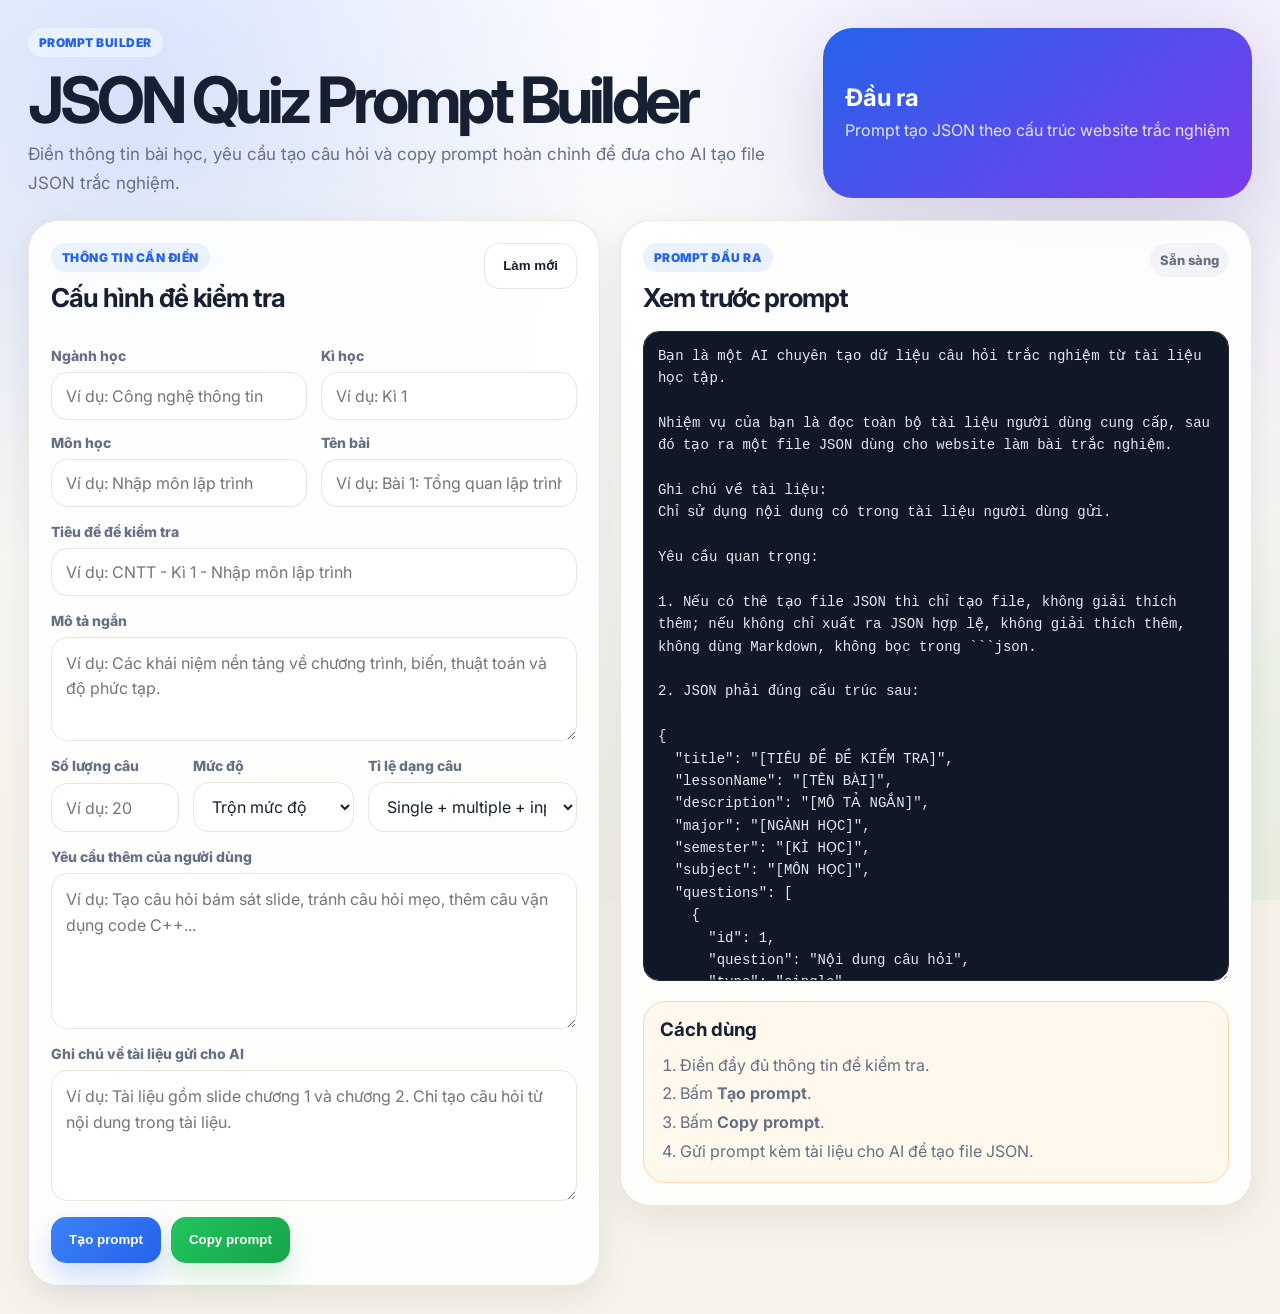
<file: prompt.html>
<!DOCTYPE html>
<html lang="vi">
<head>
  <meta charset="UTF-8" />
  <meta name="viewport" content="width=device-width, initial-scale=1.0" />
  <title>JSON Quiz Prompt Builder</title>

  <style>
    @import url("https://fonts.googleapis.com/css2?family=Inter:wght@400;500;600;700;800;900&display=swap");

    :root {
      --bg: #f7f3ea;
      --text: #172033;
      --muted: #667085;
      --border: #e7e5df;
      --surface: rgba(255, 255, 255, 0.88);
      --surface-solid: #ffffff;
      --primary: #2563eb;
      --primary-soft: #eaf2ff;
      --green: #16a34a;
      --green-soft: #ecfdf3;
      --danger: #ef4444;
      --shadow: 0 24px 70px rgba(23, 32, 51, 0.12);
      --shadow-soft: 0 12px 34px rgba(23, 32, 51, 0.08);
      --radius-xl: 30px;
      --radius-lg: 22px;
      --radius-md: 16px;
    }

    * {
      box-sizing: border-box;
    }

    body {
      margin: 0;
      min-height: 100vh;
      font-family: "Inter", system-ui, -apple-system, BlinkMacSystemFont, "Segoe UI", sans-serif;
      color: var(--text);
      background: var(--bg);
    }

    .page-bg {
      position: fixed;
      inset: 0;
      z-index: -1;
      background:
        radial-gradient(circle at 10% 10%, rgba(37, 99, 235, 0.16), transparent 30rem),
        radial-gradient(circle at 85% 12%, rgba(124, 58, 237, 0.12), transparent 28rem),
        radial-gradient(circle at 80% 92%, rgba(22, 163, 74, 0.12), transparent 30rem),
        linear-gradient(180deg, #f9fbff 0%, #f7f3ea 100%);
    }

    .app {
      width: min(1380px, 100%);
      margin: 0 auto;
      padding: 28px;
    }

    .hero {
      display: flex;
      justify-content: space-between;
      align-items: stretch;
      gap: 18px;
      margin-bottom: 22px;
    }

    .hero h1 {
      margin: 12px 0 8px;
      font-size: clamp(34px, 5vw, 64px);
      line-height: 0.98;
      letter-spacing: -0.07em;
    }

    .hero p {
      max-width: 760px;
      color: var(--muted);
      line-height: 1.7;
      margin: 0;
      font-size: 17px;
    }

    .hero-card {
      min-width: 260px;
      border-radius: var(--radius-xl);
      padding: 22px;
      background: linear-gradient(145deg, #2563eb, #7c3aed);
      color: white;
      box-shadow: var(--shadow);
      display: grid;
      align-content: center;
    }

    .hero-card strong {
      font-size: 24px;
    }

    .hero-card span {
      opacity: 0.84;
      margin-top: 6px;
      line-height: 1.5;
    }

    .badge {
      display: inline-flex;
      align-items: center;
      width: fit-content;
      padding: 7px 11px;
      border-radius: 999px;
      color: var(--primary);
      background: var(--primary-soft);
      font-size: 12px;
      font-weight: 900;
      letter-spacing: 0.04em;
      text-transform: uppercase;
    }

    .layout {
      display: grid;
      grid-template-columns: minmax(0, 0.95fr) minmax(420px, 1.05fr);
      gap: 20px;
      align-items: start;
    }

    .panel {
      background: var(--surface);
      border: 1px solid rgba(231, 229, 223, 0.92);
      border-radius: var(--radius-xl);
      box-shadow: var(--shadow-soft);
      backdrop-filter: blur(18px);
      padding: 22px;
    }

    .panel-header {
      display: flex;
      justify-content: space-between;
      align-items: flex-start;
      gap: 14px;
      margin-bottom: 18px;
    }

    .panel h2 {
      margin: 10px 0 0;
      letter-spacing: -0.04em;
      font-size: 26px;
    }

    .form-panel {
      display: grid;
      gap: 16px;
    }

    .grid-2 {
      display: grid;
      grid-template-columns: repeat(2, 1fr);
      gap: 14px;
    }

    .grid-3 {
      display: grid;
      grid-template-columns: 0.8fr 1fr 1.3fr;
      gap: 14px;
    }

    label {
      display: grid;
      gap: 8px;
    }

    label span {
      color: var(--muted);
      font-weight: 800;
      font-size: 14px;
    }

    input,
    select,
    textarea {
      width: 100%;
      border: 1px solid var(--border);
      border-radius: var(--radius-md);
      background: var(--surface-solid);
      color: var(--text);
      padding: 13px 14px;
      outline: none;
      font: inherit;
      transition: 0.18s ease;
    }

    input,
    select {
      min-height: 48px;
    }

    textarea {
      resize: vertical;
      line-height: 1.6;
    }

    input:focus,
    select:focus,
    textarea:focus {
      border-color: #93c5fd;
      box-shadow: 0 0 0 4px rgba(37, 99, 235, 0.12);
    }

    .actions {
      display: flex;
      flex-wrap: wrap;
      gap: 10px;
    }

    .btn {
      min-height: 46px;
      padding: 0 18px;
      border: 0;
      border-radius: 15px;
      cursor: pointer;
      font-weight: 900;
      transition: 0.18s ease;
    }

    .btn:hover {
      transform: translateY(-1px);
    }

    .btn-primary {
      color: white;
      background: linear-gradient(135deg, #3b82f6, #2563eb);
      box-shadow: 0 14px 28px rgba(37, 99, 235, 0.22);
    }

    .btn-success {
      color: white;
      background: linear-gradient(135deg, #22c55e, #16a34a);
      box-shadow: 0 14px 28px rgba(22, 163, 74, 0.18);
    }

    .btn-light {
      background: white;
      border: 1px solid var(--border);
      color: var(--text);
    }

    .preview-panel {
      position: sticky;
      top: 24px;
    }

    .status {
      display: inline-flex;
      align-items: center;
      min-height: 34px;
      padding: 0 10px;
      border-radius: 999px;
      color: var(--muted);
      background: #f2f4f7;
      font-size: 13px;
      font-weight: 800;
      white-space: nowrap;
    }

    .status.success {
      color: #067647;
      background: var(--green-soft);
    }

    .status.error {
      color: #b42318;
      background: #fff1f1;
    }

    #promptOutput {
      min-height: 650px;
      font-family: "Consolas", "Monaco", monospace;
      font-size: 14px;
      background: #101828;
      color: #e4e7ec;
      border-color: #1d2939;
    }

    .tips {
      margin-top: 16px;
      padding: 16px;
      border-radius: var(--radius-lg);
      background: #fff8ed;
      border: 1px solid #fed7aa;
    }

    .tips h3 {
      margin: 0 0 10px;
    }

    .tips ol {
      margin: 0;
      padding-left: 20px;
      color: var(--muted);
      line-height: 1.8;
    }

    @media (max-width: 1080px) {
      .layout {
        grid-template-columns: 1fr;
      }

      .preview-panel {
        position: static;
      }

      #promptOutput {
        min-height: 520px;
      }
    }

    @media (max-width: 760px) {
      .app {
        padding: 16px;
      }

      .hero {
        flex-direction: column;
      }

      .hero-card {
        min-width: 0;
      }

      .panel {
        padding: 18px;
        border-radius: 22px;
      }

      .panel-header {
        flex-direction: column;
      }

      .grid-2,
      .grid-3 {
        grid-template-columns: 1fr;
      }

      .actions .btn {
        width: 100%;
      }
    }
  </style>
</head>

<body>
  <div class="page-bg"></div>

  <main class="app">
    <section class="hero">
      <div>
        <span class="badge">Prompt Builder</span>
        <h1>JSON Quiz Prompt Builder</h1>
        <p>
          Điền thông tin bài học, yêu cầu tạo câu hỏi và copy prompt hoàn chỉnh để đưa cho AI tạo file JSON trắc nghiệm.
        </p>
      </div>

      <div class="hero-card">
        <strong>Đầu ra</strong>
        <span>Prompt tạo JSON theo cấu trúc website trắc nghiệm</span>
      </div>
    </section>

    <section class="layout">
      <form class="panel form-panel" id="promptForm">
        <div class="panel-header">
          <div>
            <span class="badge">Thông tin cần điền</span>
            <h2>Cấu hình đề kiểm tra</h2>
          </div>
          <button type="button" class="btn btn-light" id="resetBtn">Làm mới</button>
        </div>

        <div class="grid-2">
          <label>
            <span>Ngành học</span>
            <input id="major" type="text" placeholder="Ví dụ: Công nghệ thông tin" />
          </label>

          <label>
            <span>Kì học</span>
            <input id="semester" type="text" placeholder="Ví dụ: Kì 1" />
          </label>

          <label>
            <span>Môn học</span>
            <input id="subject" type="text" placeholder="Ví dụ: Nhập môn lập trình" />
          </label>

          <label>
            <span>Tên bài</span>
            <input id="lessonName" type="text" placeholder="Ví dụ: Bài 1: Tổng quan lập trình" />
          </label>
        </div>

        <label>
          <span>Tiêu đề đề kiểm tra</span>
          <input id="title" type="text" placeholder="Ví dụ: CNTT - Kì 1 - Nhập môn lập trình" />
        </label>

        <label>
          <span>Mô tả ngắn</span>
          <textarea id="description" rows="3" placeholder="Ví dụ: Các khái niệm nền tảng về chương trình, biến, thuật toán và độ phức tạp."></textarea>
        </label>

        <div class="grid-3">
          <label>
            <span>Số lượng câu</span>
            <input id="questionCount" type="number" min="1" max="200" placeholder="Ví dụ: 20" />
          </label>

          <label>
            <span>Mức độ</span>
            <select id="difficulty">
              <option value="TRỘN MỨC ĐỘ">Trộn mức độ</option>
              <option value="DỄ">Dễ</option>
              <option value="TRUNG BÌNH">Trung bình</option>
              <option value="KHÓ">Khó</option>
            </select>
          </label>

          <label>
            <span>Tỉ lệ dạng câu</span>
            <select id="questionTypes">
              <option value="Ưu tiên single và multiple, có thể thêm input nếu phù hợp.">Single + multiple + input nếu phù hợp</option>
              <option value="Chỉ tạo câu hỏi single.">Chỉ single</option>
              <option value="Tạo kết hợp single và multiple.">Single + multiple</option>
              <option value="Tạo kết hợp single, multiple và input.">Single + multiple + input</option>
              <option value="Ưu tiên câu hỏi input cho phần tính toán/lập trình.">Ưu tiên input</option>
            </select>
          </label>
        </div>

        <label>
          <span>Yêu cầu thêm của người dùng</span>
          <textarea id="extraRequirements" rows="5" placeholder="Ví dụ: Tạo câu hỏi bám sát slide, tránh câu hỏi mẹo, thêm câu vận dụng code C++..."></textarea>
        </label>

        <label>
          <span>Ghi chú về tài liệu gửi cho AI</span>
          <textarea id="documentNote" rows="4" placeholder="Ví dụ: Tài liệu gồm slide chương 1 và chương 2. Chỉ tạo câu hỏi từ nội dung trong tài liệu."></textarea>
        </label>

        <div class="actions">
          <button type="button" class="btn btn-primary" id="generateBtn">Tạo prompt</button>
          <button type="button" class="btn btn-success" id="copyBtn">Copy prompt</button>
        </div>
      </form>

      <section class="panel preview-panel">
        <div class="panel-header">
          <div>
            <span class="badge">Prompt đầu ra</span>
            <h2>Xem trước prompt</h2>
          </div>
          <span class="status" id="copyStatus">Chưa copy</span>
        </div>

        <textarea id="promptOutput" spellcheck="false"></textarea>

        <div class="tips">
          <h3>Cách dùng</h3>
          <ol>
            <li>Điền đầy đủ thông tin đề kiểm tra.</li>
            <li>Bấm <strong>Tạo prompt</strong>.</li>
            <li>Bấm <strong>Copy prompt</strong>.</li>
            <li>Gửi prompt kèm tài liệu cho AI để tạo file JSON.</li>
          </ol>
        </div>
      </section>
    </section>
  </main>

  <script>
    const fields = {
      major: document.querySelector("#major"),
      semester: document.querySelector("#semester"),
      subject: document.querySelector("#subject"),
      lessonName: document.querySelector("#lessonName"),
      title: document.querySelector("#title"),
      description: document.querySelector("#description"),
      questionCount: document.querySelector("#questionCount"),
      difficulty: document.querySelector("#difficulty"),
      questionTypes: document.querySelector("#questionTypes"),
      extraRequirements: document.querySelector("#extraRequirements"),
      documentNote: document.querySelector("#documentNote")
    };

    const promptOutput = document.querySelector("#promptOutput");
    const copyStatus = document.querySelector("#copyStatus");
    const generateBtn = document.querySelector("#generateBtn");
    const copyBtn = document.querySelector("#copyBtn");
    const resetBtn = document.querySelector("#resetBtn");

    const STORAGE_KEY = "json_quiz_prompt_builder_form";

    function valueOf(fieldName, fallback = "") {
      const value = fields[fieldName].value.trim();
      return value || fallback;
    }

    function escapeForPrompt(value) {
      return String(value)
        .replaceAll("\\", "\\\\")
        .replaceAll('"', '\\"');
    }

    function buildPrompt() {
      const major = valueOf("major", "[NGÀNH HỌC]");
      const semester = valueOf("semester", "[KÌ HỌC]");
      const subject = valueOf("subject", "[MÔN HỌC]");
      const lessonName = valueOf("lessonName", "[TÊN BÀI]");
      const title = valueOf("title", "[TIÊU ĐỀ ĐỀ KIỂM TRA]");
      const description = valueOf("description", "[MÔ TẢ NGẮN]");
      const questionCount = valueOf("questionCount", "[SỐ LƯỢNG CÂU]");
      const difficulty = valueOf("difficulty", "TRỘN MỨC ĐỘ");
      const questionTypes = valueOf("questionTypes", "Ưu tiên single và multiple, có thể thêm input nếu phù hợp.");
      const extraRequirements = valueOf("extraRequirements", "Không có yêu cầu thêm.");
      const documentNote = valueOf("documentNote", "Chỉ sử dụng nội dung có trong tài liệu người dùng gửi.");

      const jsonTitle = escapeForPrompt(title);
      const jsonLessonName = escapeForPrompt(lessonName);
      const jsonDescription = escapeForPrompt(description);
      const jsonMajor = escapeForPrompt(major);
      const jsonSemester = escapeForPrompt(semester);
      const jsonSubject = escapeForPrompt(subject);

      return `Bạn là một AI chuyên tạo dữ liệu câu hỏi trắc nghiệm từ tài liệu học tập.

Nhiệm vụ của bạn là đọc toàn bộ tài liệu người dùng cung cấp, sau đó tạo ra một file JSON dùng cho website làm bài trắc nghiệm.

Ghi chú về tài liệu:
${documentNote}

Yêu cầu quan trọng:

1. Nếu có thê tạo file JSON thì chỉ tạo file, không giải thích thêm; nếu không chỉ xuất ra JSON hợp lệ, không giải thích thêm, không dùng Markdown, không bọc trong \`\`\`json.

2. JSON phải đúng cấu trúc sau:

{
  "title": "${jsonTitle}",
  "lessonName": "${jsonLessonName}",
  "description": "${jsonDescription}",
  "major": "${jsonMajor}",
  "semester": "${jsonSemester}",
  "subject": "${jsonSubject}",
  "questions": [
    {
      "id": 1,
      "question": "Nội dung câu hỏi",
      "type": "single",
      "answers": [
        {
          "text": "Nội dung đáp án",
          "correct": true,
          "explanation": "Giải thích vì sao đáp án này đúng hoặc sai"
        }
      ]
    }
  ]
}

3. Metadata cần dùng:
- major: ${major}
- semester: ${semester}
- subject: ${subject}
- title: ${title}
- lessonName: ${lessonName}
- description: ${description}

4. Tạo câu hỏi theo yêu cầu:
- Số câu hỏi: ${questionCount}
- Mức độ: ${difficulty}
- Ngôn ngữ câu hỏi: Tiếng Việt
- Dạng câu hỏi: ${questionTypes}

5. Hỗ trợ 3 loại câu hỏi:
- "single": câu hỏi chỉ có một đáp án đúng.
- "multiple": câu hỏi có nhiều đáp án đúng.
- "input": câu hỏi nhập đáp án trực tiếp.

6. Với câu hỏi "single":
- Có ít nhất 4 đáp án.
- Chỉ có đúng 1 đáp án có "correct": true.
- Các đáp án sai phải hợp lý, không quá vô lý.

7. Với câu hỏi "multiple":
- Có ít nhất 4 đáp án.
- Có từ 2 đáp án đúng trở lên.
- Mỗi đáp án đều phải có giải thích rõ vì sao đúng hoặc sai.

8. Với câu hỏi "input":
- Trường "answers" chỉ cần chứa một hoặc một vài đáp án đúng được chấp nhận.
- Mỗi đáp án đúng có "correct": true.
- Phần "explanation" phải trình bày cách suy luận hoặc cách tính ra đáp án.

9. Mỗi câu hỏi phải có:
- id tăng dần từ 1.
- question rõ ràng, không mơ hồ.
- type đúng một trong các giá trị: "single", "multiple", "input".
- answers là một mảng.
- Mỗi answer có đủ: text, correct, explanation.

10. Phần explanation:
- Không được chỉ viết “Đúng” hoặc “Sai”.
- Phải giải thích ngắn gọn, dễ hiểu.
- Nếu đáp án sai, cần nói rõ sai ở đâu.
- Nếu đáp án đúng, cần nói rõ vì sao đúng.

11. Nội dung câu hỏi:
- Phải bám sát tài liệu người dùng cung cấp.
- Không tự bịa kiến thức ngoài tài liệu nếu tài liệu không nhắc đến.
- Có thể diễn đạt lại kiến thức để tạo câu hỏi, nhưng không được làm sai ý gốc.
- Ưu tiên các ý quan trọng, khái niệm, định nghĩa, ví dụ, công thức, quy trình, so sánh và lỗi thường gặp.

12. Nếu tài liệu không đủ thông tin để tạo đủ số câu hỏi:
- Vẫn tạo số câu tốt nhất có thể dựa trên tài liệu.
- Không bịa nội dung.
- Có thể tạo câu hỏi ở mức nhận biết, thông hiểu và vận dụng đơn giản dựa trên nội dung có sẵn.

13. Yêu cầu thêm của người dùng:
${extraRequirements}

14. Trước khi xuất JSON, hãy tự kiểm tra:
- JSON parse được.
- Không có comment trong JSON.
- Không có dấu phẩy thừa.
- Tất cả chuỗi đều dùng dấu nháy kép.
- Mỗi câu "single" chỉ có 1 đáp án đúng.
- Mỗi câu "multiple" có ít nhất 2 đáp án đúng.
- Mỗi câu có explanation cho mọi đáp án.
- Không có nội dung nằm ngoài object JSON.

Bây giờ hãy đọc tài liệu người dùng cung cấp và tạo JSON hoàn chỉnh theo đúng cấu trúc trên. (Nếu có công thức toán học dùng MathJax: hiển thị công thức toán học viết bằng LaTeX trong JSON. Dùng \\(...\\) cho công thức inline và \\[...\\] cho công thức xuống dòng.)`;
    }

    function updatePrompt() {
      promptOutput.value = buildPrompt();
      saveForm();
      setStatus("Đã cập nhật", "success");
    }

    async function copyPrompt() {
      const text = promptOutput.value.trim() || buildPrompt();

      try {
        await navigator.clipboard.writeText(text);
        setStatus("Đã copy vào clipboard", "success");
      } catch {
        promptOutput.value = text;
        promptOutput.select();
        document.execCommand("copy");
        setStatus("Đã copy bằng chế độ dự phòng", "success");
      }
    }

    function setStatus(message, type = "") {
      copyStatus.textContent = message;
      copyStatus.className = `status ${type}`.trim();
    }

    function saveForm() {
      const data = {};
      Object.entries(fields).forEach(([key, element]) => {
        data[key] = element.value;
      });
      localStorage.setItem(STORAGE_KEY, JSON.stringify(data));
    }

    function loadForm() {
      try {
        const raw = localStorage.getItem(STORAGE_KEY);
        if (!raw) return;

        const data = JSON.parse(raw);
        Object.entries(data).forEach(([key, value]) => {
          if (fields[key]) fields[key].value = value;
        });
      } catch {
        localStorage.removeItem(STORAGE_KEY);
      }
    }

    function resetForm() {
      Object.values(fields).forEach((element) => {
        if (element.tagName === "SELECT") {
          element.selectedIndex = 0;
        } else {
          element.value = "";
        }
      });

      localStorage.removeItem(STORAGE_KEY);
      updatePrompt();
      setStatus("Đã làm mới", "success");
    }

    Object.values(fields).forEach((element) => {
      element.addEventListener("input", updatePrompt);
      element.addEventListener("change", updatePrompt);
    });

    generateBtn.addEventListener("click", updatePrompt);
    copyBtn.addEventListener("click", copyPrompt);
    resetBtn.addEventListener("click", resetForm);

    loadForm();
    updatePrompt();
    setStatus("Sẵn sàng", "");
  </script>
</body>
</html>
</file>
